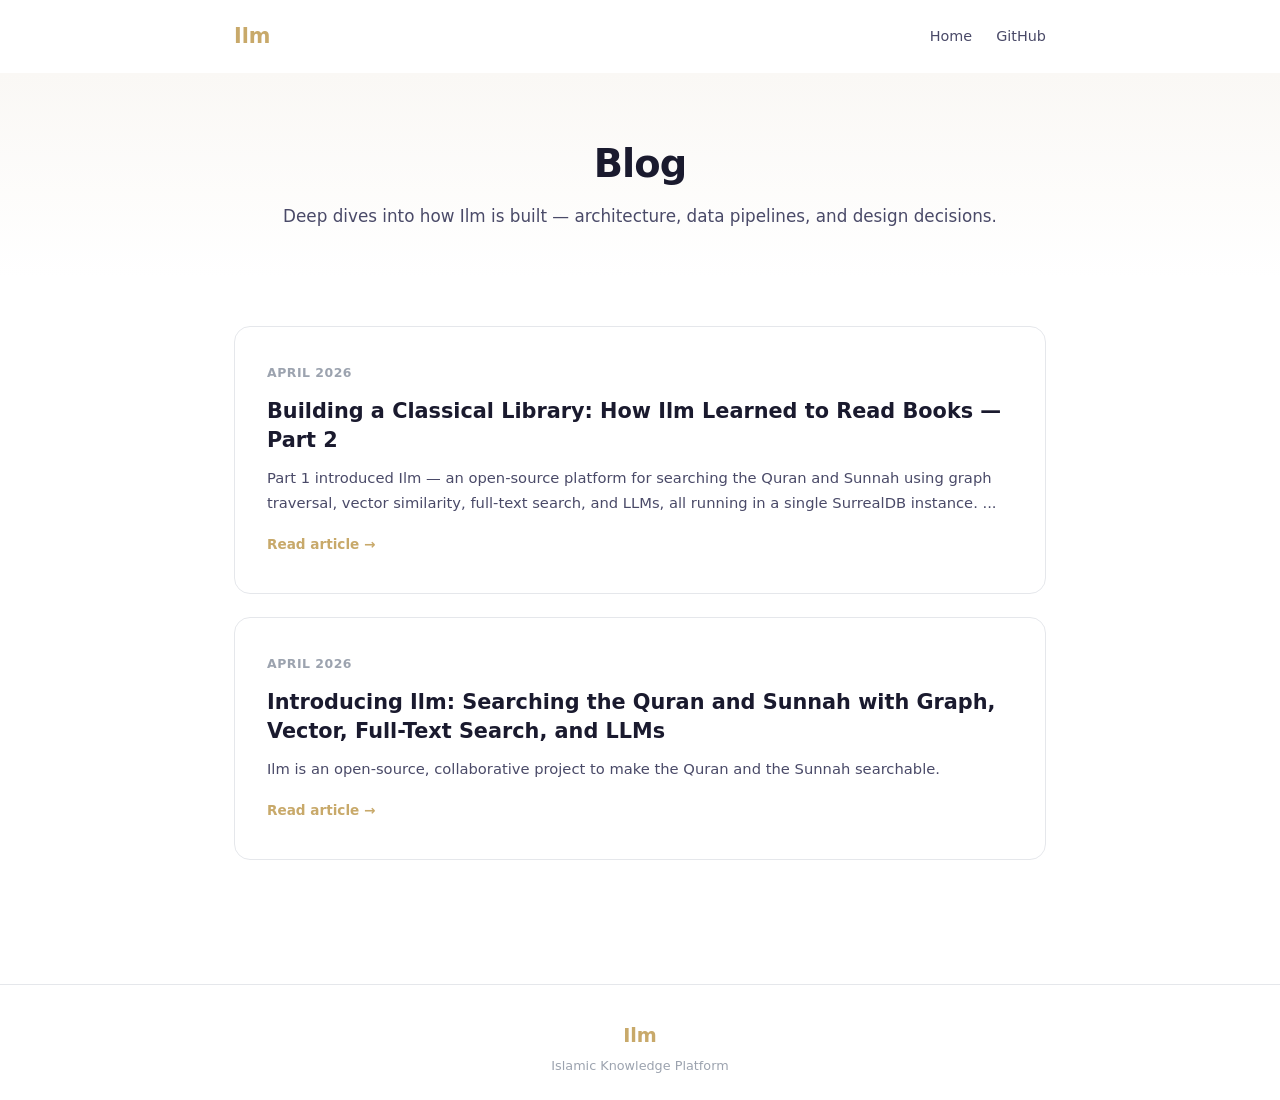
<file: site/blog.html>
<!DOCTYPE html>
<html lang="en">
<head>
  <meta charset="UTF-8">
  <meta name="viewport" content="width=device-width, initial-scale=1.0">
  <title>Blog — Ilm</title>
  <meta name="description" content="Deep dives into how Ilm is built — architecture, data pipelines, and design decisions.">
  <style>
    *, *::before, *::after { box-sizing: border-box; margin: 0; padding: 0; }
    :root {
      --accent: #c8a96a;
      --accent-muted: rgba(200, 169, 106, 0.1);
      --accent-border: rgba(200, 169, 106, 0.15);
      --text-primary: #1a1a2e;
      --text-secondary: #4a4a68;
      --text-muted: #9ca3af;
      --bg: #ffffff;
      --bg-surface: #f9fafb;
      --bg-warm: #faf8f5;
      --radius: 16px;
    }
    body {
      font-family: system-ui, -apple-system, 'Segoe UI', Roboto, sans-serif;
      color: var(--text-primary); background: var(--bg);
      line-height: 1.6; -webkit-font-smoothing: antialiased;
    }
    a { color: inherit; text-decoration: none; }
    .container { max-width: 860px; margin: 0 auto; padding: 0 24px; }
    .nav {
      display: flex; align-items: center; justify-content: space-between;
      padding: 20px 24px; max-width: 860px; margin: 0 auto;
    }
    .nav-logo { font-size: 1.3rem; font-weight: 800; color: var(--accent); }
    .nav-links { display: flex; gap: 24px; }
    .nav-links a { font-size: 0.9rem; font-weight: 500; color: var(--text-secondary); transition: color 0.15s; }
    .nav-links a:hover { color: var(--accent); }
    .blog-header {
      text-align: center; padding: 60px 24px 48px;
      background: linear-gradient(180deg, var(--bg-warm) 0%, var(--bg) 100%);
    }
    .blog-header h1 { font-size: 2.4rem; font-weight: 800; letter-spacing: -1px; }
    .blog-header p { color: var(--text-secondary); margin-top: 8px; font-size: 1.05rem; }
    .articles { padding: 48px 0 100px; }
    .article-card {
      display: block; background: var(--bg); border: 1px solid #e5e7eb;
      border-radius: var(--radius); padding: 36px 32px; margin-bottom: 24px;
      transition: transform 0.3s cubic-bezier(.25,.46,.45,.94), box-shadow 0.3s cubic-bezier(.25,.46,.45,.94), border-color 0.3s ease;
    }
    .article-card:hover {
      transform: translateY(-4px);
      box-shadow: 0 12px 32px rgba(0,0,0,0.06);
      border-color: var(--accent-border);
    }
    .article-meta { display: flex; align-items: center; gap: 12px; margin-bottom: 14px; }
    .article-date {
      font-size: 0.78rem; font-weight: 600; color: var(--text-muted);
      text-transform: uppercase; letter-spacing: 0.04em;
    }
    .article-card h2 {
      font-size: 1.3rem; font-weight: 700; line-height: 1.4;
      margin-bottom: 10px; color: var(--text-primary);
    }
    .article-card p {
      font-size: 0.92rem; color: var(--text-secondary);
      line-height: 1.7; margin-bottom: 16px;
    }
    .article-read {
      font-size: 0.85rem; font-weight: 600; color: var(--accent);
      transition: letter-spacing 0.2s ease;
    }
    .article-card:hover .article-read { letter-spacing: 0.03em; }
    footer {
      border-top: 1px solid #e5e7eb; padding: 36px 0 24px; text-align: center;
    }
    .footer-logo { font-size: 1.2rem; font-weight: 800; color: var(--accent); }
    .footer-tagline { display: block; color: var(--text-muted); font-size: 0.8rem; margin-top: 4px; }
    .reveal {
      opacity: 0; will-change: transform, opacity;
      transition: opacity 0.7s cubic-bezier(.25,.46,.45,.94), transform 0.7s cubic-bezier(.25,.46,.45,.94);
      transform: translateY(32px);
    }
    .reveal.visible { opacity: 1; transform: translateY(0); }
    @media (max-width: 640px) {
      .blog-header { padding: 40px 20px 32px; }
      .blog-header h1 { font-size: 1.8rem; }
      .article-card { padding: 24px 20px; }
    }
  </style>
</head>
<body>
  <nav class="nav">
    <a href="index.html" class="nav-logo">Ilm</a>
    <div class="nav-links">
      <a href="index.html">Home</a>
      <a href="https://github.com/arriqaaq/ilm" target="_blank" rel="noopener noreferrer">GitHub</a>
    </div>
  </nav>
  <header class="blog-header">
    <div class="container">
      <h1>Blog</h1>
      <p>Deep dives into how Ilm is built — architecture, data pipelines, and design decisions.</p>
    </div>
  </header>
  <section class="articles">
    <div class="container">
      <a href="articles/part2-reading-from-source.html" class="article-card reveal">
        <div class="article-meta">
          <span class="article-date">April 2026</span>
        </div>
        <h2>Building a Classical Library: How Ilm Learned to Read Books — Part 2</h2>
        <p>Part 1 introduced Ilm — an open-source platform for searching the Quran and Sunnah using graph traversal, vector similarity, full-text search, and LLMs, all running in a single SurrealDB instance. ...</p>
        <span class="article-read">Read article &rarr;</span>
      </a>
      <a href="articles/launch.html" class="article-card reveal">
        <div class="article-meta">
          <span class="article-date">April 2026</span>
        </div>
        <h2>Introducing Ilm: Searching the Quran and Sunnah with Graph, Vector, Full-Text Search, and LLMs</h2>
        <p>Ilm is an open-source, collaborative project to make the Quran and the Sunnah searchable.</p>
        <span class="article-read">Read article &rarr;</span>
      </a>

    </div>
  </section>
  <footer>
    <div class="container">
      <a href="index.html" class="footer-logo">Ilm</a>
      <span class="footer-tagline">Islamic Knowledge Platform</span>
    </div>
  </footer>
  <script>
    const observer = new IntersectionObserver((entries) => {
      entries.forEach(entry => {
        if (entry.isIntersecting) {
          entry.target.classList.add('visible');
          observer.unobserve(entry.target);
        }
      });
    }, { threshold: 0.15, rootMargin: '0px 0px -60px 0px' });
    document.querySelectorAll('.reveal').forEach(el => observer.observe(el));
  </script>
</body>
</html>
</file>
